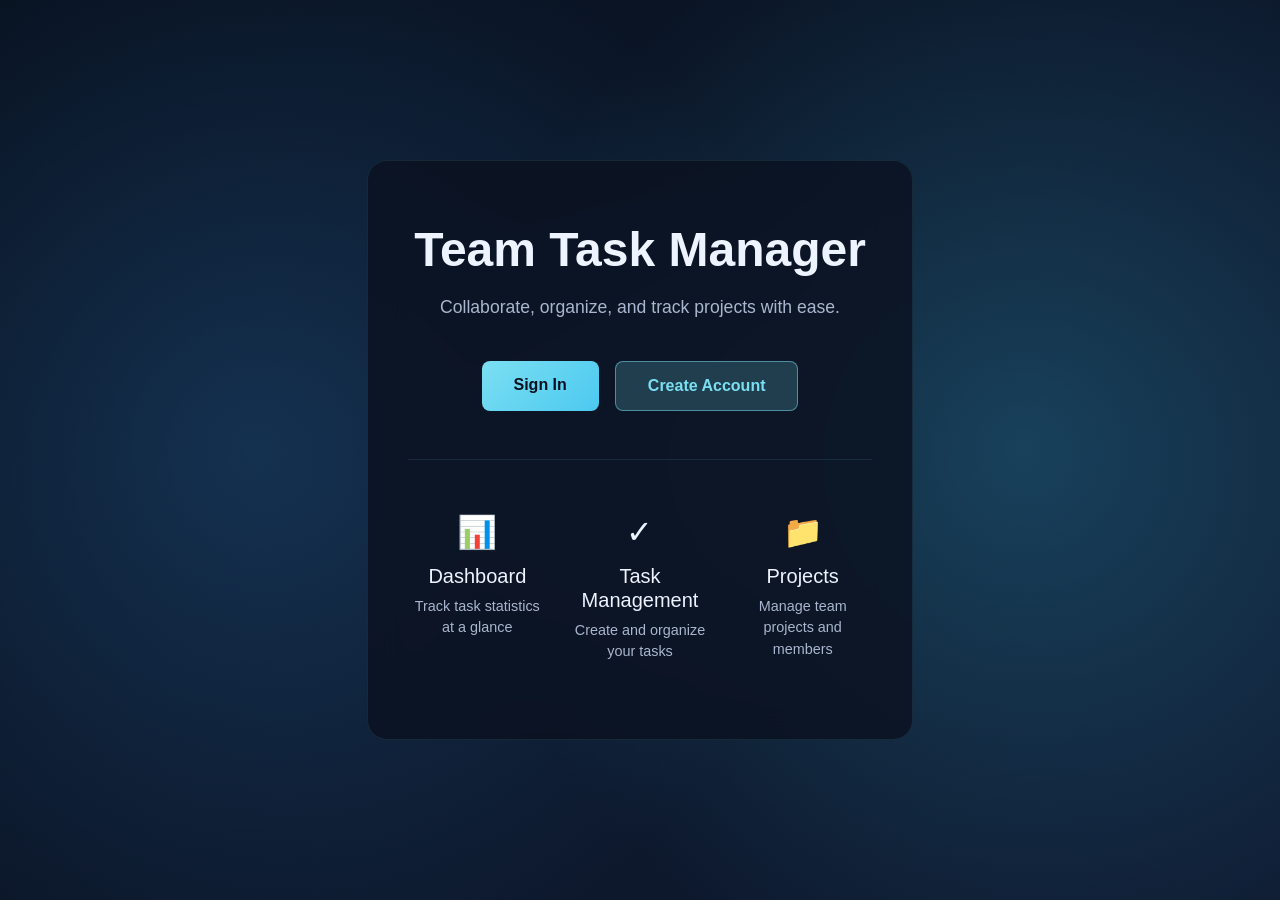
<file: app/static/index-new.html>
<!DOCTYPE html>
<html lang="en">
<head>
    <meta charset="UTF-8">
    <meta name="viewport" content="width=device-width, initial-scale=1.0">
    <title>Team Task Manager</title>
    <link href="https://cdn.jsdelivr.net/npm/bootstrap@5.3.0/dist/css/bootstrap.min.css" rel="stylesheet">
    <link rel="stylesheet" href="css/styles.css">
</head>
<body style="background: radial-gradient(circle at 20% 50%, rgba(43, 116, 180, 0.3), transparent 50%), radial-gradient(circle at 80% 50%, rgba(51, 160, 201, 0.3), transparent 50%), linear-gradient(135deg, #08111f 0%, #0f1b32 100%); color: #edf3ff; min-height: 100vh; display: flex; align-items: center; justify-content: center;">
    <div class="container">
        <div class="row justify-content-center">
            <div class="col-md-8 col-lg-6 text-center">
                <div style="background: rgba(11, 18, 32, 0.82); border-radius: 20px; padding: 60px 40px; backdrop-filter: blur(18px); border: 1px solid rgba(123, 223, 242, 0.1);">
                    <h1 style="color: #edf3ff; font-size: 3rem; font-weight: 700; margin-bottom: 16px;">Team Task Manager</h1>
                    <p style="color: #aab6cf; font-size: 1.1rem; margin-bottom: 40px;">Collaborate, organize, and track projects with ease.</p>
                    
                    <div style="display: flex; gap: 16px; justify-content: center;">
                        <a href="login.html" class="btn" style="background: linear-gradient(135deg, #7bdff2 0%, #4cc9f0 100%); color: #08111f; font-weight: 600; padding: 12px 32px; border: none; border-radius: 8px; text-decoration: none;">Sign In</a>
                        <a href="signup.html" class="btn" style="background: rgba(123, 223, 242, 0.2); color: #7bdff2; font-weight: 600; padding: 12px 32px; border: 1px solid rgba(123, 223, 242, 0.5); border-radius: 8px; text-decoration: none;">Create Account</a>
                    </div>

                    <div style="display: grid; grid-template-columns: repeat(3, 1fr); gap: 24px; margin-top: 48px; padding-top: 48px; border-top: 1px solid rgba(123, 223, 242, 0.1);">
                        <div>
                            <div style="font-size: 2rem; margin-bottom: 8px;">📊</div>
                            <h5 style="color: #edf3ff; margin-bottom: 8px;">Dashboard</h5>
                            <p style="color: #aab6cf; font-size: 0.9rem;">Track task statistics at a glance</p>
                        </div>
                        <div>
                            <div style="font-size: 2rem; margin-bottom: 8px;">✓</div>
                            <h5 style="color: #edf3ff; margin-bottom: 8px;">Task Management</h5>
                            <p style="color: #aab6cf; font-size: 0.9rem;">Create and organize your tasks</p>
                        </div>
                        <div>
                            <div style="font-size: 2rem; margin-bottom: 8px;">📁</div>
                            <h5 style="color: #edf3ff; margin-bottom: 8px;">Projects</h5>
                            <p style="color: #aab6cf; font-size: 0.9rem;">Manage team projects and members</p>
                        </div>
                    </div>
                </div>
            </div>
        </div>
    </div>

    <script src="https://cdn.jsdelivr.net/npm/bootstrap@5.3.0/dist/js/bootstrap.bundle.min.js"></script>
    <script>
        // Redirect to dashboard if already logged in
        if (localStorage.getItem('team-task-manager-token')) {
            window.location.href = 'dashboard.html';
        }
    </script>
</body>
</html>
</file>
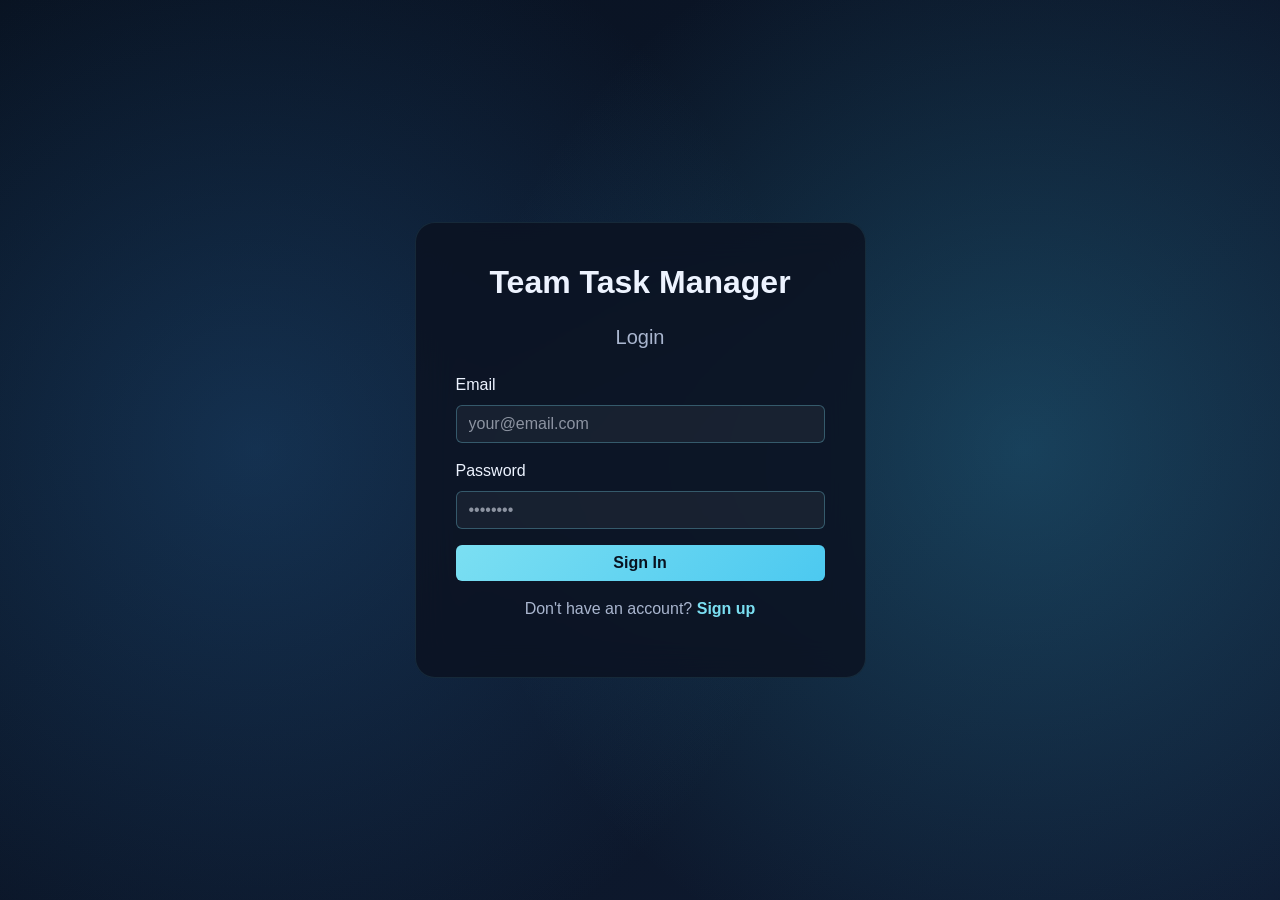
<file: app/static/login.html>
<!DOCTYPE html>
<html lang="en">
<head>
    <meta charset="UTF-8">
    <meta name="viewport" content="width=device-width, initial-scale=1.0">
    <title>Login - Team Task Manager</title>
    <link href="https://cdn.jsdelivr.net/npm/bootstrap@5.3.0/dist/css/bootstrap.min.css" rel="stylesheet">
    <link rel="stylesheet" href="css/styles.css">
</head>
<body class="d-flex align-items-center justify-content-center" style="min-height: 100vh; background: radial-gradient(circle at 20% 50%, rgba(43, 116, 180, 0.3), transparent 50%), radial-gradient(circle at 80% 50%, rgba(51, 160, 201, 0.3), transparent 50%), linear-gradient(135deg, #08111f 0%, #0f1b32 100%);">
    <div class="container">
        <div class="row justify-content-center">
            <div class="col-md-6 col-lg-5">
                <div style="background: rgba(11, 18, 32, 0.82); border-radius: 20px; padding: 40px; backdrop-filter: blur(18px); border: 1px solid rgba(123, 223, 242, 0.1);">
                    <h1 class="text-center mb-4" style="color: #edf3ff; font-size: 2rem; font-weight: 700;">Team Task Manager</h1>
                    <h2 class="text-center mb-4" style="color: #aab6cf; font-size: 1.25rem;">Login</h2>

                    <form id="loginForm">
                        <div class="mb-3">
                            <label for="email" class="form-label" style="color: #edf3ff;">Email</label>
                            <input type="email" class="form-control" id="email" placeholder="your@email.com" required style="background: rgba(255, 255, 255, 0.05); border: 1px solid rgba(123, 223, 242, 0.3); color: #edf3ff;">
                        </div>
                        <div class="mb-3">
                            <label for="password" class="form-label" style="color: #edf3ff;">Password</label>
                            <input type="password" class="form-control" id="password" placeholder="••••••••" required style="background: rgba(255, 255, 255, 0.05); border: 1px solid rgba(123, 223, 242, 0.3); color: #edf3ff;">
                        </div>
                        <button type="submit" class="btn w-100 mb-3" style="background: linear-gradient(135deg, #7bdff2 0%, #4cc9f0 100%); color: #08111f; font-weight: 600; border: none;">Sign In</button>
                    </form>

                    <div class="text-center">
                        <p style="color: #aab6cf;">Don't have an account? <a href="signup.html" style="color: #7bdff2; text-decoration: none; font-weight: 600;">Sign up</a></p>
                    </div>

                    <div id="toastBanner" style="display: none; position: fixed; bottom: 20px; left: 20px; background: rgba(200, 50, 50, 0.9); color: #edf3ff; padding: 16px 20px; border-radius: 8px; max-width: 300px; font-size: 0.95rem;"></div>
                </div>
            </div>
        </div>
    </div>

    <script src="https://cdn.jsdelivr.net/npm/bootstrap@5.3.0/dist/js/bootstrap.bundle.min.js"></script>
    <script src="js/app.js"></script>
    <script>
        const API_PREFIX = `${window.location.origin}/api/v1`;
        
        document.getElementById('loginForm').addEventListener('submit', async (e) => {
            e.preventDefault();
            const email = document.getElementById('email').value;
            const password = document.getElementById('password').value;

            try {
                const response = await fetch(`${API_PREFIX}/auth/login`, {
                    method: 'POST',
                    headers: { 'Content-Type': 'application/json' },
                    body: JSON.stringify({ email, password }),
                });

                if (!response.ok) {
                    const error = await response.json();
                    showToast(error.detail || 'Login failed', 'error');
                    return;
                }

                const data = await response.json();
                // store token under a standard key
                localStorage.setItem('access_token', data.access_token);
                showToast('Login successful!', 'success');
                setTimeout(() => window.location.href = 'dashboard.html', 1000);
            } catch (error) {
                showToast(error.message || 'Login failed', 'error');
            }
        });

        function showToast(message, type) {
            const toast = document.getElementById('toastBanner');
            toast.textContent = message;
            toast.style.background = type === 'success' ? 'rgba(50, 150, 100, 0.9)' : 'rgba(200, 50, 50, 0.9)';
            toast.style.display = 'block';
            setTimeout(() => toast.style.display = 'none', 3000);
        }

        // Redirect if already logged in
        if (localStorage.getItem('access_token')) {
            window.location.href = 'dashboard.html';
        }
    </script>
</body>
</html>
</file>
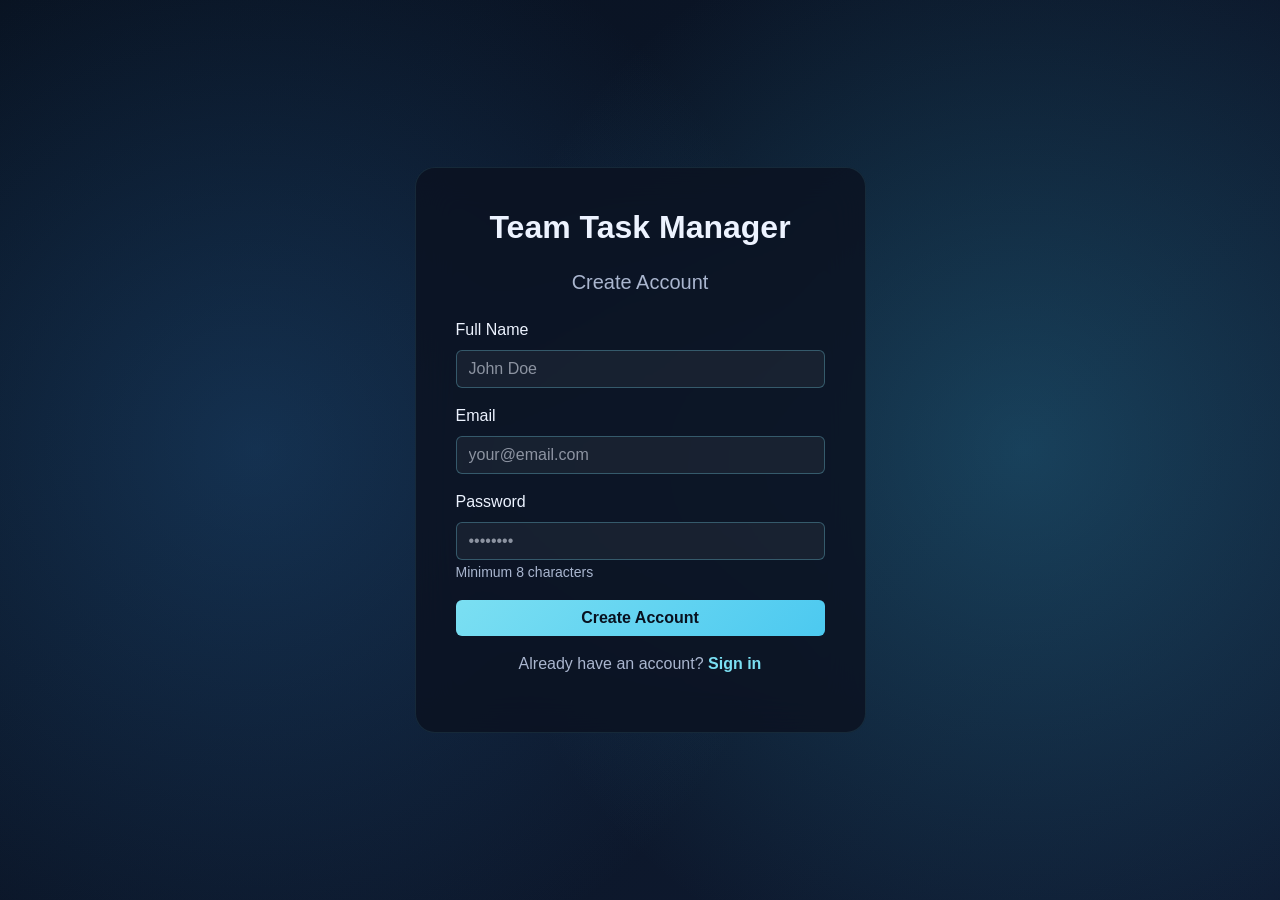
<file: app/static/signup.html>
<!DOCTYPE html>
<html lang="en">
<head>
    <meta charset="UTF-8">
    <meta name="viewport" content="width=device-width, initial-scale=1.0">
    <title>Sign Up - Team Task Manager</title>
    <link href="https://cdn.jsdelivr.net/npm/bootstrap@5.3.0/dist/css/bootstrap.min.css" rel="stylesheet">
    <link rel="stylesheet" href="css/styles.css">
</head>
<body class="d-flex align-items-center justify-content-center" style="min-height: 100vh; background: radial-gradient(circle at 20% 50%, rgba(43, 116, 180, 0.3), transparent 50%), radial-gradient(circle at 80% 50%, rgba(51, 160, 201, 0.3), transparent 50%), linear-gradient(135deg, #08111f 0%, #0f1b32 100%);">
    <div class="container">
        <div class="row justify-content-center">
            <div class="col-md-6 col-lg-5">
                <div style="background: rgba(11, 18, 32, 0.82); border-radius: 20px; padding: 40px; backdrop-filter: blur(18px); border: 1px solid rgba(123, 223, 242, 0.1);">
                    <h1 class="text-center mb-4" style="color: #edf3ff; font-size: 2rem; font-weight: 700;">Team Task Manager</h1>
                    <h2 class="text-center mb-4" style="color: #aab6cf; font-size: 1.25rem;">Create Account</h2>

                    <form id="signupForm">
                        <div class="mb-3">
                            <label for="name" class="form-label" style="color: #edf3ff;">Full Name</label>
                            <input type="text" class="form-control" id="name" placeholder="John Doe" required style="background: rgba(255, 255, 255, 0.05); border: 1px solid rgba(123, 223, 242, 0.3); color: #edf3ff;">
                        </div>
                        <div class="mb-3">
                            <label for="email" class="form-label" style="color: #edf3ff;">Email</label>
                            <input type="email" class="form-control" id="email" placeholder="your@email.com" required style="background: rgba(255, 255, 255, 0.05); border: 1px solid rgba(123, 223, 242, 0.3); color: #edf3ff;">
                        </div>
                        <div class="mb-3">
                            <label for="password" class="form-label" style="color: #edf3ff;">Password</label>
                            <input type="password" class="form-control" id="password" placeholder="••••••••" required minlength="8" style="background: rgba(255, 255, 255, 0.05); border: 1px solid rgba(123, 223, 242, 0.3); color: #edf3ff;">
                            <small style="color: #aab6cf;">Minimum 8 characters</small>
                        </div>
                        <button type="submit" class="btn w-100 mb-3" style="background: linear-gradient(135deg, #7bdff2 0%, #4cc9f0 100%); color: #08111f; font-weight: 600; border: none;">Create Account</button>
                    </form>

                    <div class="text-center">
                        <p style="color: #aab6cf;">Already have an account? <a href="login.html" style="color: #7bdff2; text-decoration: none; font-weight: 600;">Sign in</a></p>
                    </div>

                    <div id="toastBanner" style="display: none; position: fixed; bottom: 20px; left: 20px; background: rgba(200, 50, 50, 0.9); color: #edf3ff; padding: 16px 20px; border-radius: 8px; max-width: 300px; font-size: 0.95rem;"></div>
                </div>
            </div>
        </div>
    </div>

    <script src="https://cdn.jsdelivr.net/npm/bootstrap@5.3.0/dist/js/bootstrap.bundle.min.js"></script>
    <script>
        const API_PREFIX = `${window.location.origin}/api/v1`;
        
        document.getElementById('signupForm').addEventListener('submit', async (e) => {
            e.preventDefault();
            const name = document.getElementById('name').value;
            const email = document.getElementById('email').value;
            const password = document.getElementById('password').value;

            try {
                const response = await fetch(`${API_PREFIX}/auth/register`, {
                    method: 'POST',
                    headers: { 'Content-Type': 'application/json' },
                    body: JSON.stringify({ name, email, password }),
                });

                if (!response.ok) {
                    const error = await response.json();
                    showToast(error.detail || 'Signup failed', 'error');
                    return;
                }

                const data = await response.json();
                // auto-login after signup
                if (data?.access_token) {
                    localStorage.setItem('access_token', data.access_token);
                    showToast('Account created! Signing you in...', 'success');
                    setTimeout(() => window.location.href = 'dashboard.html', 1000);
                    return;
                }

                showToast('Account created! Redirecting to login...', 'success');
                setTimeout(() => window.location.href = 'login.html', 1500);
            } catch (error) {
                showToast(error.message || 'Signup failed', 'error');
            }
        });

        function showToast(message, type) {
            const toast = document.getElementById('toastBanner');
            toast.textContent = message;
            toast.style.background = type === 'success' ? 'rgba(50, 150, 100, 0.9)' : 'rgba(200, 50, 50, 0.9)';
            toast.style.display = 'block';
            setTimeout(() => toast.style.display = 'none', 3000);
        }

        // Redirect if already logged in
        if (localStorage.getItem('access_token')) {
            window.location.href = 'dashboard.html';
        }
    </script>
</body>
</html>
</file>
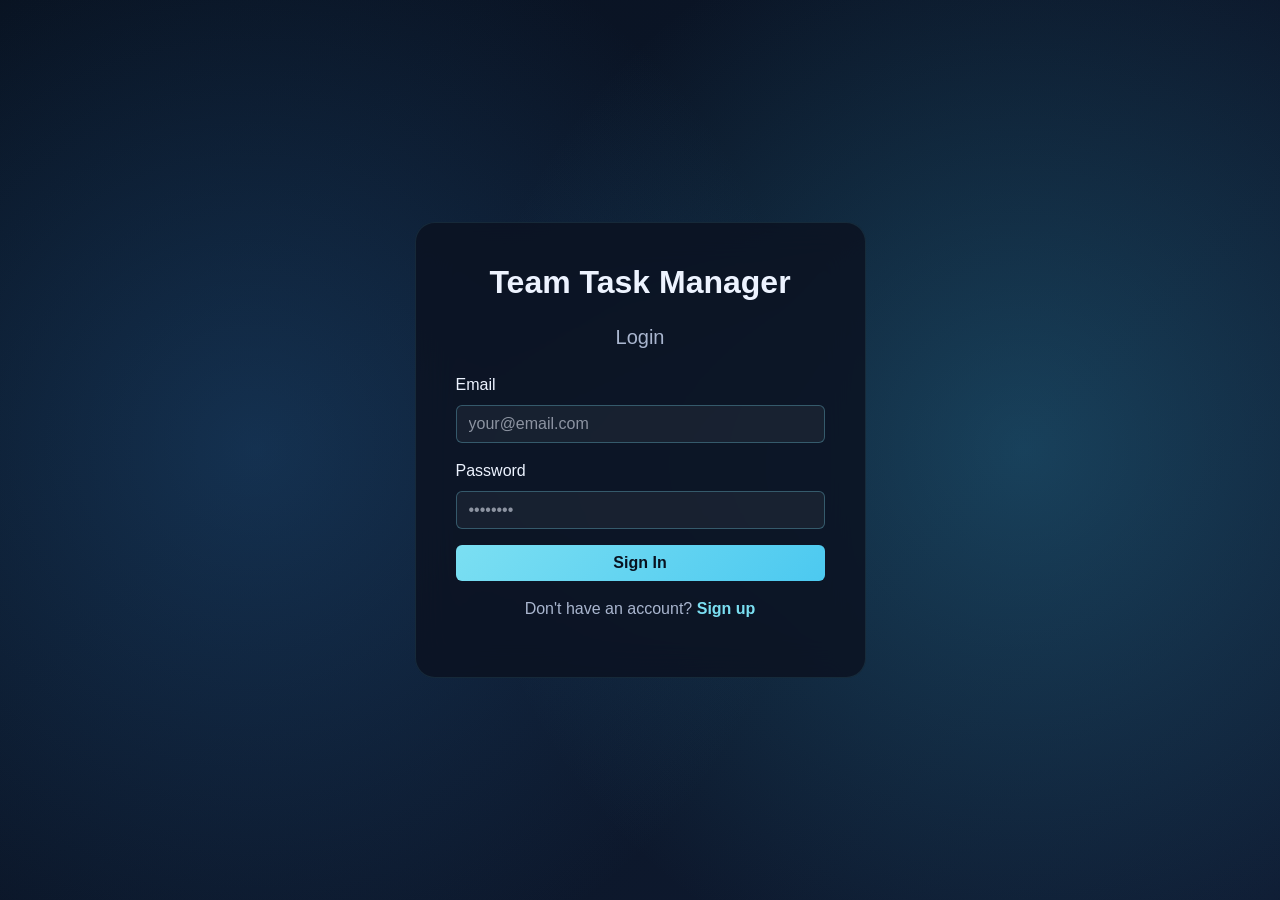
<file: app/static/tasks.html>
<!DOCTYPE html>
<html lang="en">
<head>
    <meta charset="UTF-8">
    <meta name="viewport" content="width=device-width, initial-scale=1.0">
    <title>Tasks - Team Task Manager</title>
    <link href="https://cdn.jsdelivr.net/npm/bootstrap@5.3.0/dist/css/bootstrap.min.css" rel="stylesheet">
    <link rel="stylesheet" href="css/styles.css">
</head>
<body style="background: radial-gradient(circle at 20% 50%, rgba(43, 116, 180, 0.3), transparent 50%), radial-gradient(circle at 80% 50%, rgba(51, 160, 201, 0.3), transparent 50%), linear-gradient(135deg, #08111f 0%, #0f1b32 100%); color: #edf3ff; min-height: 100vh;">
    <!-- Navigation -->
    <nav class="navbar navbar-dark" style="background: rgba(11, 18, 32, 0.9); border-bottom: 1px solid rgba(123, 223, 242, 0.2);">
        <div class="container-fluid">
            <span class="navbar-brand mb-0 h1">✓ Team Task Manager</span>
            <div class="d-flex gap-3 align-items-center">
                <span id="userName" style="color: #aab6cf;"></span>
                <button class="btn btn-sm" style="background: rgba(123, 223, 242, 0.2); color: #7bdff2; border: 1px solid rgba(123, 223, 242, 0.5);" onclick="logout()">Logout</button>
            </div>
        </div>
    </nav>

    <div class="container-fluid py-5">
        <div class="row mb-4">
            <div class="col-md-3">
                <a href="dashboard.html" class="btn w-100" style="background: rgba(123, 223, 242, 0.2); color: #7bdff2; border: 1px solid rgba(123, 223, 242, 0.5); margin-bottom: 8px;">📊 Dashboard</a>
            </div>
            <div class="col-md-3">
                <a href="tasks.html" class="btn w-100" style="background: rgba(123, 223, 242, 0.3); color: #7bdff2; border: 1px solid rgba(123, 223, 242, 0.5); margin-bottom: 8px;">✓ Tasks</a>
            </div>
            <div class="col-md-3" id="projectsNavContainer" style="display: none;">
                <a href="projects.html" class="btn w-100" style="background: rgba(123, 223, 242, 0.2); color: #7bdff2; border: 1px solid rgba(123, 223, 242, 0.5); margin-bottom: 8px;">📁 Projects</a>
            </div>
        </div>

        <!-- Create Task Form -->
        <div id="createTaskPanel" style="background: rgba(11, 18, 32, 0.82); border-radius: 16px; padding: 24px; backdrop-filter: blur(18px); border: 1px solid rgba(123, 223, 242, 0.1); margin-bottom: 24px;">
            <h4 style="margin-bottom: 16px; color: #edf3ff;">New Task</h4>
            <form id="taskForm">
                <div class="row">
                    <div class="col-md-6 mb-3">
                        <input type="text" class="form-control" id="taskTitle" placeholder="Task title..." required maxlength="150" style="background: rgba(255, 255, 255, 0.05); border: 1px solid rgba(123, 223, 242, 0.3); color: #edf3ff;">
                    </div>
                    <div class="col-md-6 mb-3">
                        <select class="form-control" id="taskStatus" style="background: rgba(255, 255, 255, 0.05); border: 1px solid rgba(123, 223, 242, 0.3); color: #edf3ff;">
                            <option value="PENDING">Pending</option>
                            <option value="IN_PROGRESS">In Progress</option>
                            <option value="COMPLETED">Completed</option>
                            <option value="OVERDUE">Overdue</option>
                        </select>
                    </div>
                </div>
                <div class="row">
                    <div class="col-md-6 mb-3">
                        <input type="datetime-local" class="form-control" id="taskDueDate" style="background: rgba(255, 255, 255, 0.05); border: 1px solid rgba(123, 223, 242, 0.3); color: #edf3ff;">
                    </div>
                    <div class="col-md-6 mb-3" id="projectSelectContainer" style="display: none;">
                        <select class="form-control" id="taskProject" style="background: rgba(255, 255, 255, 0.05); border: 1px solid rgba(123, 223, 242, 0.3); color: #edf3ff;">
                            <option value="">Select project...</option>
                        </select>
                    </div>
                </div>
                <div class="mb-3">
                    <textarea class="form-control" id="taskDescription" placeholder="Task description..." maxlength="5000" rows="3" style="background: rgba(255, 255, 255, 0.05); border: 1px solid rgba(123, 223, 242, 0.3); color: #edf3ff;"></textarea>
                </div>
                <button type="submit" class="btn" style="background: linear-gradient(135deg, #7bdff2 0%, #4cc9f0 100%); color: #08111f; font-weight: 600; border: none;">Create Task</button>
            </form>
        </div>

        <!-- Tasks List -->
        <div style="background: rgba(11, 18, 32, 0.82); border-radius: 16px; padding: 24px; backdrop-filter: blur(18px); border: 1px solid rgba(123, 223, 242, 0.1);">
            <h4 style="margin-bottom: 16px; color: #edf3ff;">Your Tasks</h4>
            <div id="tasksList" style="display: grid; grid-template-columns: repeat(auto-fill, minmax(300px, 1fr)); gap: 16px;"></div>
        </div>
    </div>

    <div id="toastBanner" style="display: none; position: fixed; bottom: 20px; left: 20px; background: rgba(200, 50, 50, 0.9); color: #edf3ff; padding: 16px 20px; border-radius: 8px; max-width: 300px; font-size: 0.95rem;"></div>

    <script src="https://cdn.jsdelivr.net/npm/bootstrap@5.3.0/dist/js/bootstrap.bundle.min.js"></script>
    <script>
        const token = localStorage.getItem('access_token');
        const API_PREFIX = `${window.location.origin}/api/v1`;
        
        if (!token) {
            window.location.href = 'login.html';
        }

        let userRole = 'MEMBER';

        async function loadPage() {
            try {
                // Load user info
                const userResponse = await fetch(`${API_PREFIX}/auth/me`, {
                    headers: { 'Authorization': `Bearer ${token}`, 'Accept': 'application/json' },
                });
                if (!userResponse.ok) throw new Error('Failed to load user');
                const user = await userResponse.json();
                document.getElementById('userName').textContent = `Hello, ${user.name}`;
                userRole = user.role;

                // Show projects nav for admins
                if (user.role === 'ADMIN') {
                    document.getElementById('projectsNavContainer').style.display = 'block';
                    document.getElementById('projectSelectContainer').style.display = 'block';
                    loadProjects();
                }

                loadTasks();
            } catch (error) {
                showToast(error.message, 'error');
            }
        }

        async function loadProjects() {
            try {
                const response = await fetch(`${API_PREFIX}/projects`, {
                    headers: { 'Authorization': `Bearer ${token}`, 'Accept': 'application/json' },
                });
                if (!response.ok) return;
                const projects = await response.json();
                const select = document.getElementById('taskProject');
                select.innerHTML = '<option value="">Select project...</option>';
                projects.forEach(p => {
                    const option = document.createElement('option');
                    option.value = p.id;
                    option.textContent = p.name;
                    select.appendChild(option);
                });
            } catch (error) {
                console.error('Failed to load projects:', error);
            }
        }

        async function loadTasks() {
            try {
                const response = await fetch(`${API_PREFIX}/tasks`, {
                    headers: { 'Authorization': `Bearer ${token}`, 'Accept': 'application/json' },
                });
                if (!response.ok) throw new Error('Failed to load tasks');
                const tasks = await response.json();
                renderTasks(tasks);
            } catch (error) {
                showToast(error.message, 'error');
            }
        }

        function renderTasks(tasks) {
            const container = document.getElementById('tasksList');
            if (tasks.length === 0) {
                container.innerHTML = '<div style="color: #aab6cf; text-align: center; grid-column: 1/-1; padding: 40px;">No tasks yet. Create one to get started!</div>';
                return;
            }

            container.innerHTML = tasks.map(task => `
                <div style="background: rgba(20, 30, 48, 0.6); border-radius: 12px; padding: 16px; border: 1px solid rgba(123, 223, 242, 0.1);">
                    <div style="display: flex; justify-content: space-between; align-items: start; margin-bottom: 12px;">
                        <h5 style="color: #edf3ff; margin: 0;">${escapeHtml(task.title)}</h5>
                        <span style="background: ${getStatusColor(task.status)}; color: #08111f; padding: 4px 12px; border-radius: 20px; font-size: 0.85rem; font-weight: 600;">${task.status}</span>
                    </div>
                    ${task.description ? `<p style="color: #aab6cf; font-size: 0.9rem; margin-bottom: 8px; margin-top: 0;">${escapeHtml(task.description)}</p>` : ''}
                    ${task.due_date ? `<p style="color: #aab6cf; font-size: 0.85rem; margin: 0;">${new Date(task.due_date).toLocaleString()}</p>` : ''}
                    <div style="display: flex; gap: 8px; margin-top: 12px;">
                        <button class="btn btn-sm" style="background: rgba(123, 223, 242, 0.3); color: #7bdff2; border: none; font-size: 0.85rem;" onclick="toggleStatus(${task.id}, '${task.status}')">Update Status</button>
                        ${userRole === 'ADMIN' ? `<button class="btn btn-sm" style="background: rgba(200, 50, 50, 0.3); color: #ff006e; border: none; font-size: 0.85rem;" onclick="deleteTask(${task.id})">Delete</button>` : ''}
                    </div>
                </div>
            `).join('');
        }

        function getStatusColor(status) {
            const colors = {
                'PENDING': '#3b82f6',
                'IN_PROGRESS': '#f59e0b',
                'COMPLETED': '#10b981',
                'OVERDUE': '#ef4444'
            };
            return colors[status] || '#6b7280';
        }

        document.getElementById('taskForm').addEventListener('submit', async (e) => {
            e.preventDefault();
            const taskData = {
                title: document.getElementById('taskTitle').value,
                description: document.getElementById('taskDescription').value,
                status: document.getElementById('taskStatus').value,
                due_date: document.getElementById('taskDueDate').value || null,
                project_id: userRole === 'ADMIN' ? (document.getElementById('taskProject').value ? parseInt(document.getElementById('taskProject').value) : null) : null,
                assigned_to_id: null,
            };

            try {
                const response = await fetch(`${API_PREFIX}/tasks`, {
                    method: 'POST',
                    headers: {
                        'Authorization': `Bearer ${token}`,
                        'Content-Type': 'application/json',
                    },
                    body: JSON.stringify(taskData),
                });

                if (!response.ok) throw new Error('Failed to create task');
                showToast('Task created successfully!', 'success');
                document.getElementById('taskForm').reset();
                loadTasks();
            } catch (error) {
                showToast(error.message, 'error');
            }
        });

        async function toggleStatus(taskId, currentStatus) {
            const statuses = ['PENDING', 'IN_PROGRESS', 'COMPLETED', 'OVERDUE'];
            const currentIndex = statuses.indexOf(currentStatus);
            const nextStatus = statuses[(currentIndex + 1) % statuses.length];

            try {
                const response = await fetch(`${API_PREFIX}/tasks/${taskId}`, {
                    method: 'PUT',
                    headers: {
                        'Authorization': `Bearer ${token}`,
                        'Content-Type': 'application/json',
                    },
                    body: JSON.stringify({ status: nextStatus }),
                });

                if (!response.ok) throw new Error('Failed to update task');
                loadTasks();
            } catch (error) {
                showToast(error.message, 'error');
            }
        }

        async function deleteTask(taskId) {
            if (!confirm('Are you sure you want to delete this task?')) return;

            try {
                const response = await fetch(`${API_PREFIX}/tasks/${taskId}`, {
                    method: 'DELETE',
                    headers: { 'Authorization': `Bearer ${token}` },
                });

                if (!response.ok) throw new Error('Failed to delete task');
                showToast('Task deleted successfully!', 'success');
                loadTasks();
            } catch (error) {
                showToast(error.message, 'error');
            }
        }

        function escapeHtml(text) {
            const map = { '&': '&amp;', '<': '&lt;', '>': '&gt;', '"': '&quot;', "'": '&#039;' };
            return text.replace(/[&<>"']/g, m => map[m]);
        }

        function showToast(message, type) {
            const toast = document.getElementById('toastBanner');
            toast.textContent = message;
            toast.style.background = type === 'success' ? 'rgba(50, 150, 100, 0.9)' : 'rgba(200, 50, 50, 0.9)';
            toast.style.display = 'block';
            setTimeout(() => toast.style.display = 'none', 3000);
        }

        function logout() {
            localStorage.removeItem('access_token');
            window.location.href = 'login.html';
        }

        loadPage();
    </script>
</body>
</html>
</file>
<file: app/static/css/styles.css>
:root {
  --bg: #08111f;
  --bg-soft: #101b31;
  --panel: rgba(11, 18, 32, 0.82);
  --panel-border: rgba(255, 255, 255, 0.09);
  --text: #edf3ff;
  --muted: #aab6cf;
  --accent: #7bdff2;
  --accent-strong: #4cc9f0;
  --danger: #ff6b6b;
  --success: #52d273;
  --shadow: 0 24px 80px rgba(0, 0, 0, 0.35);
}

body.light-theme {
  --bg: #f5f7fa;
  --bg-soft: #ffffff;
  --panel: rgba(255, 255, 255, 0.95);
  --panel-border: rgba(13, 148, 136, 0.25);
  --text: #1a2634;
  --muted: #636b77;
  --accent: #0d9488;
  --accent-strong: #059669;
}

* {
  box-sizing: border-box;
}

body {
  margin: 0;
  min-height: 100vh;
  color: var(--text);
  background:
    radial-gradient(circle at top left, rgba(123, 223, 242, 0.14), transparent 35%),
    radial-gradient(circle at top right, rgba(76, 201, 240, 0.15), transparent 28%),
    linear-gradient(160deg, #050a13 0%, #0d1730 48%, #08111f 100%);
  font-family: "Trebuchet MS", "Segoe UI", sans-serif;
  transition: background-color 0.3s ease, color 0.3s ease;
}

body.light-theme {
  background:
    radial-gradient(circle at top left, rgba(13, 148, 136, 0.08), transparent 35%),
    radial-gradient(circle at top right, rgba(5, 150, 105, 0.08), transparent 28%),
    linear-gradient(160deg, #f5f7fa 0%, #ffffff 48%, #fafbfc 100%);
}

/* Light theme overrides */
body.light-theme .stat-card {
  background: rgba(13, 148, 136, 0.08);
  border: 1px solid rgba(13, 148, 136, 0.25);
}

body.light-theme .stat-card.accent {
  background: linear-gradient(135deg, rgba(13, 148, 136, 0.15), rgba(5, 150, 105, 0.1));
}

body.light-theme .form-control,
body.light-theme .form-select {
  background-color: rgba(13, 148, 136, 0.08);
  border: 1.5px solid rgba(13, 148, 136, 0.25);
  color: var(--text);
}

body.light-theme .form-control:focus,
body.light-theme .form-select:focus {
  background-color: rgba(13, 148, 136, 0.12);
  border-color: var(--accent-strong);
  color: var(--text);
  box-shadow: 0 0 0 0.2rem rgba(13, 148, 136, 0.2);
}

body.light-theme .form-control::placeholder {
  color: rgba(26, 38, 52, 0.6);
}

body.light-theme .task-card {
  padding: 1rem;
  border-radius: 20px;
  background: rgba(13, 148, 136, 0.08);
  border: 1px solid rgba(13, 148, 136, 0.2);
}

body.light-theme .auth-toggle .btn,
body.light-theme .btn-outline-light {
  border-color: rgba(13, 148, 136, 0.3);
  color: var(--text);
}

body.light-theme .task-chip.pending { 
  background: rgba(13, 148, 136, 0.2);
  color: #047857;
}
body.light-theme .task-chip.in_progress { 
  background: rgba(245, 158, 11, 0.2);
  color: #d97706;
}
body.light-theme .task-chip.completed { 
  background: rgba(34, 197, 94, 0.2);
  color: #15803d;
}
body.light-theme .task-chip.overdue { 
  background: rgba(239, 68, 68, 0.2);
  color: #b91c1c;
}

body.light-theme .toast-banner {
  background: rgba(250, 251, 252, 0.95);
  border: 1px solid rgba(13, 148, 136, 0.25);
  color: var(--text);
}

.page-shell {
  width: min(1180px, calc(100% - 2rem));
  margin: 0 auto;
  padding: 2rem 0 3rem;
}

.hero-panel,
.panel {
  background: var(--panel);
  border: 1px solid var(--panel-border);
  backdrop-filter: blur(18px);
  box-shadow: var(--shadow);
  transition: all 0.3s ease;
}

.hero-panel {
  display: grid;
  grid-template-columns: 50px minmax(0, 1.7fr) minmax(280px, 1fr);
  gap: 1.5rem;
  align-items: stretch;
  padding: 2rem;
  border-radius: 28px;
  margin-bottom: 1.5rem;
}

.hero-copy h1 {
  font-size: clamp(2.2rem, 5vw, 4.4rem);
  line-height: 0.95;
  margin: 0.5rem 0 1rem;
  letter-spacing: -0.05em;
  max-width: 11ch;
}

.eyebrow {
  margin: 0;
  text-transform: uppercase;
  letter-spacing: 0.22em;
  color: var(--accent);
  font-size: 0.78rem;
}

.lead,
.panel-header p,
.task-meta,
.toast-banner {
  color: var(--muted);
}

.hero-stats {
  display: grid;
  gap: 1rem;
}

.stat-card {
  padding: 1.2rem;
  border-radius: 22px;
  background: rgba(255, 255, 255, 0.04);
  border: 1px solid rgba(255, 255, 255, 0.06);
}

.stat-card span {
  display: block;
  font-size: 2.4rem;
  font-weight: 700;
  line-height: 1;
}

.stat-card.accent {
  background: linear-gradient(135deg, rgba(123, 223, 242, 0.16), rgba(76, 201, 240, 0.08));
}

.content-grid {
  display: grid;
  grid-template-columns: minmax(320px, 400px) minmax(0, 1fr);
  gap: 1.5rem;
}

.panel {
  border-radius: 26px;
  padding: 1.5rem;
}

.panel-header {
  margin-bottom: 1rem;
}

.panel-header h2,
.task-list-header h3 {
  margin: 0;
  letter-spacing: -0.03em;
}

.auth-toggle .btn,
.btn-outline-light {
  border-color: rgba(255, 255, 255, 0.15);
  color: var(--text);
}

.auth-toggle .btn.active,
.btn-primary {
  background: linear-gradient(135deg, var(--accent-strong), var(--accent));
  border: 0;
  color: #07111e;
  font-weight: 700;
}

.auth-form,
.task-form {
  display: grid;
  gap: 0.85rem;
}

.form-control,
.form-select {
  background-color: rgba(255, 255, 255, 0.06);
  border: 1px solid rgba(255, 255, 255, 0.12);
  color: var(--text);
}

.form-control:focus,
.form-select:focus {
  background-color: rgba(255, 255, 255, 0.08);
  border-color: var(--accent-strong);
  color: var(--text);
  box-shadow: 0 0 0 0.2rem rgba(76, 201, 240, 0.15);
}

.form-control::placeholder {
  color: rgba(237, 243, 255, 0.55);
}

.workspace-header,
.task-list-header {
  display: flex;
  align-items: center;
  justify-content: space-between;
  gap: 1rem;
}

.task-list {
  display: grid;
  gap: 0.9rem;
  margin-top: 1rem;
}

.task-card {
  padding: 1rem;
  border-radius: 20px;
  background: rgba(255, 255, 255, 0.045);
  border: 1px solid rgba(255, 255, 255, 0.08);
}

.task-card.completed {
  opacity: 0.78;
}

.task-card h4 {
  margin: 0;
}

.task-chip {
  display: inline-flex;
  align-items: center;
  gap: 0.4rem;
  padding: 0.35rem 0.65rem;
  border-radius: 999px;
  font-size: 0.8rem;
  text-transform: uppercase;
  letter-spacing: 0.08em;
}

.task-chip.pending { background: rgba(123, 223, 242, 0.14); color: #9de9f7; }
.task-chip.in_progress { background: rgba(255, 193, 7, 0.16); color: #ffe29a; }
.task-chip.completed { background: rgba(82, 210, 115, 0.14); color: #91f0a8; }
.task-chip.overdue { background: rgba(255, 107, 107, 0.16); color: #ffb1b1; }

.task-actions {
  display: flex;
  flex-wrap: wrap;
  gap: 0.6rem;
  margin-top: 0.9rem;
}

.toast-banner {
  position: fixed;
  right: 1rem;
  bottom: 1rem;
  z-index: 1000;
  max-width: min(90vw, 420px);
  padding: 0.9rem 1rem;
  border-radius: 16px;
  background: rgba(8, 17, 31, 0.96);
  border: 1px solid rgba(255, 255, 255, 0.1);
  box-shadow: var(--shadow);
}

@media (max-width: 992px) {
  .hero-panel,
  .content-grid {
    grid-template-columns: 1fr;
  }
}

.theme-toggle-wrapper {
  display: flex;
  justify-content: center;
  align-items: center;
  grid-column: 1;
  grid-row: 1 / -1;
}

.theme-toggle {
  background: rgba(255, 255, 255, 0.1);
  border: 1px solid rgba(255, 255, 255, 0.15);
  color: var(--text);
  width: 44px;
  height: 44px;
  border-radius: 12px;
  display: flex;
  align-items: center;
  justify-content: center;
  cursor: pointer;
  font-size: 1.4rem;
  transition: all 0.3s ease;
}

.theme-toggle:hover {
  background: rgba(255, 255, 255, 0.15);
  border-color: rgba(255, 255, 255, 0.25);
  transform: scale(1.05);
}

.forgot-password-link {
  text-align: center;
  margin-top: -0.5rem;
}

.forgot-password-link .btn-link {
  color: var(--accent);
  text-decoration: none;
  padding: 0;
  font-size: 0.9rem;
}

.forgot-password-link .btn-link:hover {
  color: var(--accent-strong);
  text-decoration: underline;
}

#forgotPasswordForm h3 {
  color: var(--text);
  margin-bottom: 0.5rem;
  font-size: 1.3rem;
}

#forgotPasswordForm .text-muted {
  color: var(--muted);
  margin-bottom: 1rem;
  font-size: 0.9rem;
}

@media (max-width: 576px) {
  .page-shell {
    width: min(100% - 1rem, 1180px);
    padding-top: 0.6rem;
  }

  .hero-panel,
  .panel {
    border-radius: 22px;
  }

  .workspace-header,
  .task-list-header {
    flex-direction: column;
    align-items: flex-start;
  }

  .hero-panel {
    grid-template-columns: 50px 1fr;
  }
}
</file>
